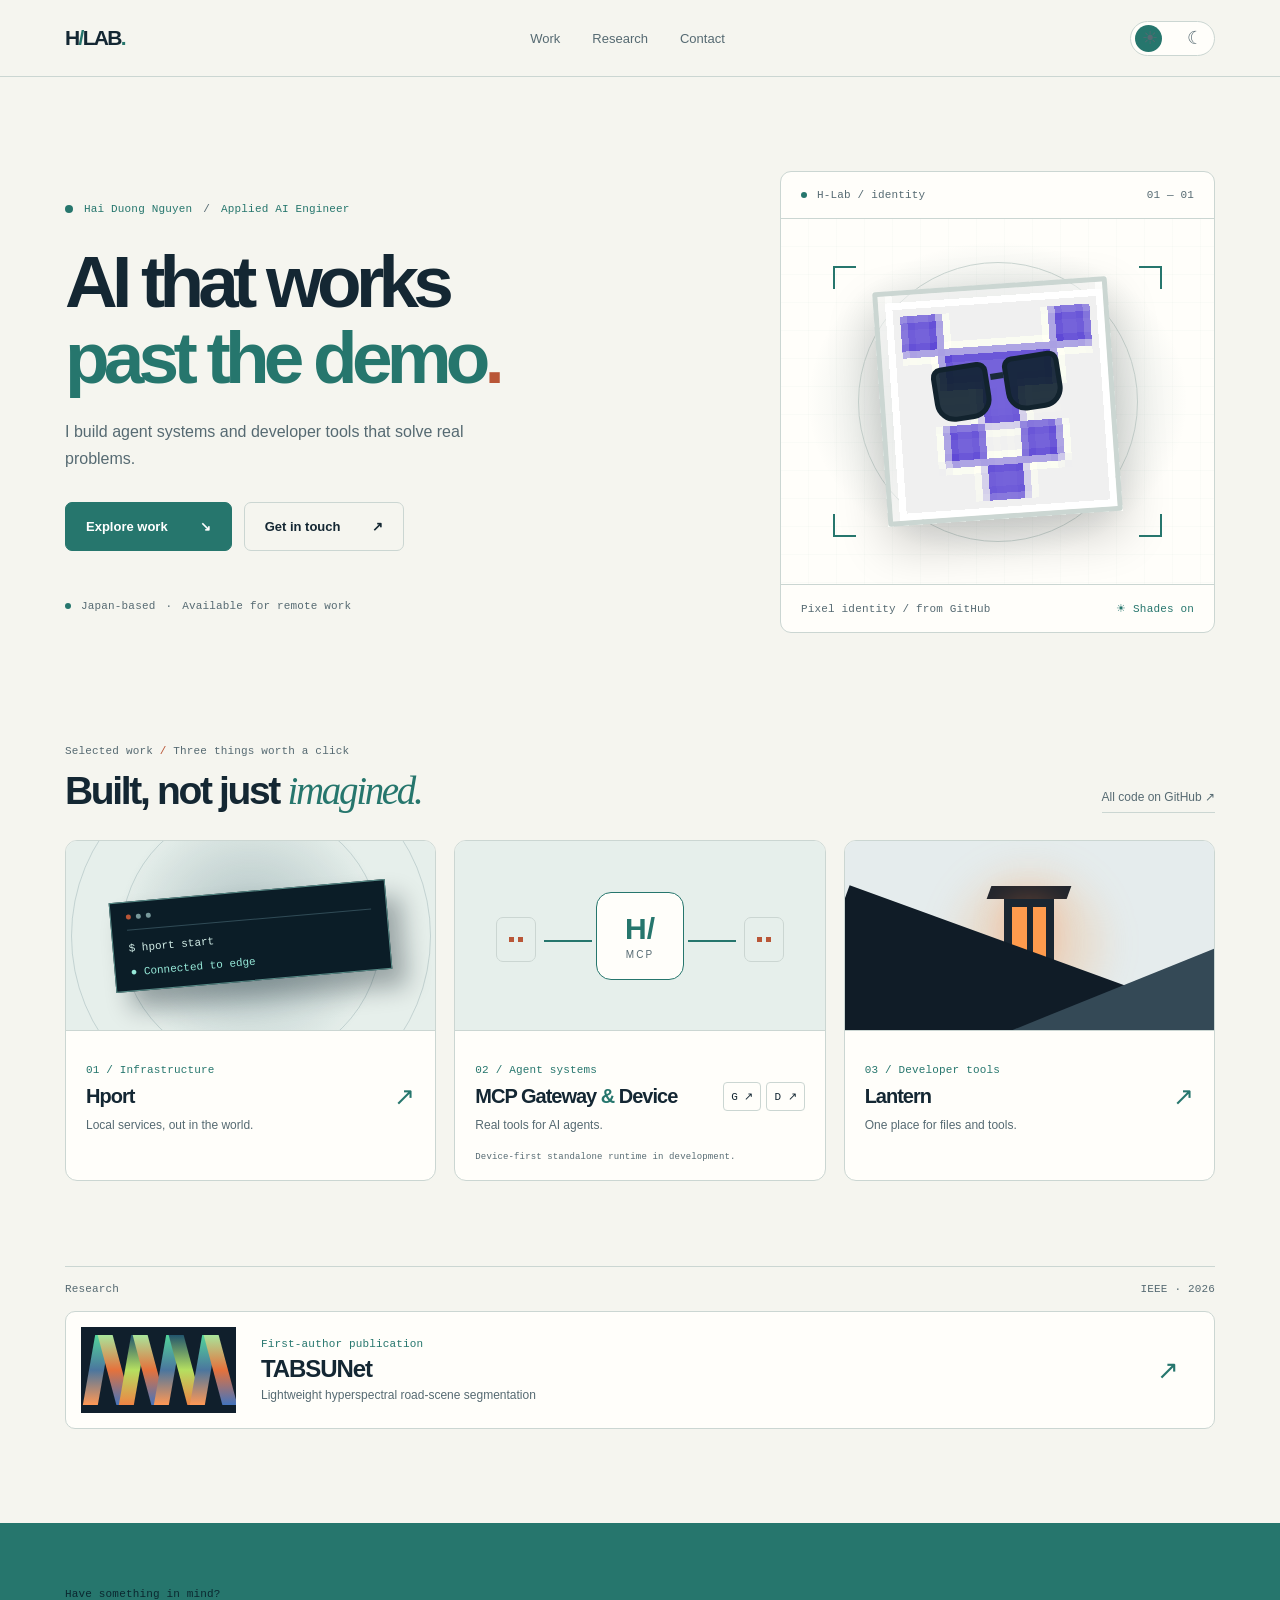
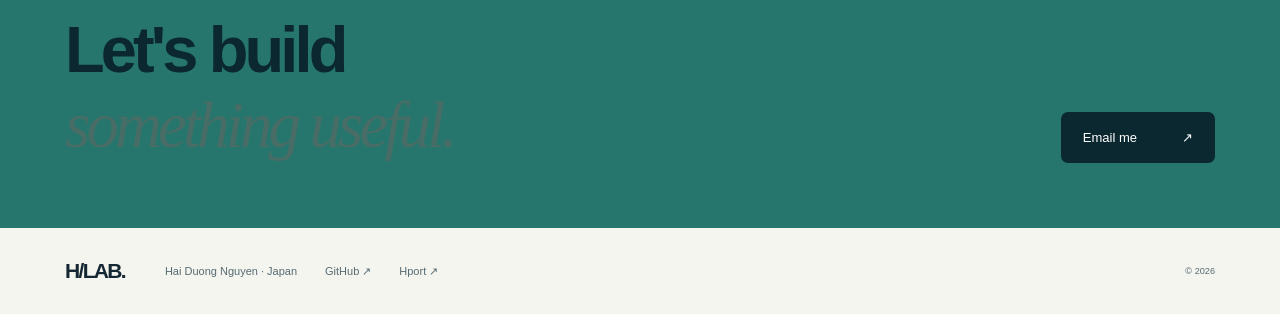
<file: index.html>
<!doctype html>
<html lang="en" data-theme="dark">
<head>
  <meta charset="utf-8">
  <meta name="viewport" content="width=device-width,initial-scale=1">
  <meta name="theme-color" content="#0c1820">
  <meta name="description" content="Hai Duong Nguyen — applied AI engineer in Japan. Building practical agent systems, developer tools and automation.">
  <meta name="author" content="Hai Duong Nguyen">
  <meta property="og:type" content="website">
  <meta property="og:url" content="https://hcu-lab.me/">
  <meta property="og:title" content="H-Lab — AI that works past the demo">
  <meta property="og:description" content="Hai Duong Nguyen. Practical AI systems, developer tools and applied research.">
  <meta property="og:image" content="https://hcu-lab.me/og.svg">
  <meta name="twitter:card" content="summary_large_image">
  <meta name="h-lab-release" content="h-lab-concise-20261029">
  <title>H-Lab · Hai Duong Nguyen — Applied AI Engineer</title>
  <link rel="icon" href="./favicon.svg" type="image/svg+xml">
  <link rel="stylesheet" href="./styles.css">
  <script src="./script.js" defer></script>
</head>
<body>
  <a class="skip" href="#main">Skip to content</a>
  <header class="header">
    <div class="shell header-inner">
      <a class="logo" href="#top" aria-label="H-Lab home">H<span class="logo-slash">/</span>LAB<span class="logo-dot">.</span></a>
      <nav class="nav" aria-label="Primary navigation">
        <a href="#work">Work</a>
        <a href="#paper">Research</a>
        <a href="#contact">Contact</a>
      </nav>
      <button class="theme-switch" type="button" aria-label="Switch to light mode" aria-pressed="false" title="Switch appearance">
        <span class="theme-symbol theme-sun" aria-hidden="true">☀</span>
        <span class="theme-symbol theme-moon" aria-hidden="true">☾</span>
        <span class="theme-knob" aria-hidden="true"></span>
      </button>
    </div>
  </header>

  <main id="main">
    <section class="hero shell" id="top">
      <div class="hero-copy">
        <p class="eyebrow"><span class="tiny-status" aria-hidden="true"></span> Hai Duong Nguyen <span class="divider-dot" aria-hidden="true">/</span> Applied AI Engineer</p>
        <h1>AI that works<br><span class="hero-accent">past the demo<span class="period">.</span></span></h1>
        <p class="hero-intro">I build agent systems and developer tools that solve real problems.</p>
        <div class="actions">
          <a class="btn primary" href="#work">Explore work <span aria-hidden="true">↘</span></a>
          <a class="btn secondary" href="mailto:haiduong8592@gmail.com?subject=H-Lab%20project%20inquiry">Get in touch <span aria-hidden="true">↗</span></a>
        </div>
        <div class="location"><span class="location-pip" aria-hidden="true"></span> Japan-based <span aria-hidden="true">·</span> Available for remote work</div>
      </div>

      <div class="avatar-scene" aria-label="Illustrated identity card">
        <div class="avatar-top"><span class="avatar-signal"><i aria-hidden="true"></i> H-Lab / identity</span><span>01 — 01</span></div>
        <div class="avatar-stage">
          <div class="avatar-halo" aria-hidden="true"></div>
          <div class="avatar-tile">
            <img src="./avatar-pixel.png" width="512" height="512" alt="Pixelated graphic based on Hai Duong Nguyen's public GitHub avatar" fetchpriority="high">
            <div class="avatar-glasses" aria-hidden="true"><i></i><i></i></div>
          </div>
          <span class="pixel-corner corner-one" aria-hidden="true"></span>
          <span class="pixel-corner corner-two" aria-hidden="true"></span>
          <span class="pixel-corner corner-three" aria-hidden="true"></span>
          <span class="pixel-corner corner-four" aria-hidden="true"></span>
        </div>
        <div class="avatar-bottom"><span>Pixel identity / from GitHub</span><span class="daylight-label"><span class="off-duty">☀ Shades on</span><span class="night-shift">☾ Night shift</span></span></div>
      </div>
    </section>

    <section class="work-section shell" id="work" aria-labelledby="work-title">
      <div class="section-header">
        <div><p class="section-kicker">Selected work <span aria-hidden="true">/</span> Three things worth a click</p><h2 id="work-title">Built, not just <em>imagined.</em></h2></div>
        <a class="subtle-link all-github" href="https://github.com/Hiroshimeow?tab=repositories" target="_blank" rel="noopener noreferrer">All code on GitHub <span aria-hidden="true">↗</span></a>
      </div>
      <div class="work-grid">
        <article class="work-card">
          <a class="card-action" href="https://github.com/Hiroshimeow/hport" target="_blank" rel="noopener noreferrer" aria-label="Hport source on GitHub">
            <span class="card-art art-hport" aria-hidden="true">
              <span class="terminal"><span class="terminal-head"><i></i><i></i><i></i></span><span class="terminal-command">$ hport start</span><span class="terminal-ready">● Connected to edge</span></span>
              <span class="line-orbit line-orbit-a"></span><span class="line-orbit line-orbit-b"></span>
            </span>
            <span class="card-bottom"><span><span class="card-kind">01 / Infrastructure</span><strong>Hport</strong><small>Local services, out in the world.</small></span><span class="card-arrow" aria-hidden="true">↗</span></span>
          </a>
        </article>
        <article class="work-card">
          <div class="card-art art-mcp" aria-hidden="true"><div class="mcp-core"><span>H/</span><small>MCP</small></div><div class="mcp-node node-left"><b></b><b></b></div><div class="mcp-node node-right"><b></b><b></b></div><div class="mcp-ray ray-left"></div><div class="mcp-ray ray-right"></div></div>
          <div class="card-bottom"><div><span class="card-kind">02 / Agent systems</span><h3>MCP Gateway <span class="amp">&amp;</span> Device</h3><small>Real tools for AI agents.</small></div><div class="card-sources"><a href="https://github.com/Hiroshimeow/agent-mcp-gateway" target="_blank" rel="noopener noreferrer" aria-label="MCP Gateway repository" title="Gateway source">G ↗</a><a href="https://github.com/Hiroshimeow/agent-mcp-device" target="_blank" rel="noopener noreferrer" aria-label="MCP Device repository" title="Device source">D ↗</a></div></div>
          <p class="roadmap-note">Device-first standalone runtime in development.</p>
        </article>
        <article class="work-card">
          <a class="card-action" href="https://github.com/Hiroshimeow/lantern" target="_blank" rel="noopener noreferrer" aria-label="Lantern source on GitHub">
            <span class="card-art art-lantern" aria-hidden="true"><span class="lantern-glow"></span><span class="lantern-top"></span><span class="lantern-body"><i></i></span><span class="lantern-foot"></span><span class="mountain mountain-a"></span><span class="mountain mountain-b"></span></span>
            <span class="card-bottom"><span><span class="card-kind">03 / Developer tools</span><strong>Lantern</strong><small>One place for files and tools.</small></span><span class="card-arrow" aria-hidden="true">↗</span></span>
          </a>
        </article>
      </div>
    </section>

    <section id="paper" class="paper-section shell" aria-labelledby="paper-title">
      <div class="paper-overline"><span>Research</span><span>IEEE · 2026</span></div>
      <a class="paper-link" href="https://doi.org/10.1109/IEVC69170.2026.11508619" target="_blank" rel="noopener noreferrer" aria-label="Read the TABSUNet IEEE research paper">
        <span class="spectral" aria-hidden="true"><i></i><i></i><i></i><i></i><i></i><i></i><i></i><i></i></span>
        <span class="paper-copy"><span class="paper-label">First-author publication</span><strong id="paper-title">TABSUNet</strong><span>Lightweight hyperspectral road-scene segmentation</span></span>
        <span class="paper-go" aria-hidden="true">↗</span>
      </a>
    </section>

    <section class="contact-section" id="contact" aria-labelledby="contact-title">
      <div class="shell contact-layout"><div><p class="contact-kicker">Have something in mind?</p><h2 id="contact-title">Let's build<br><em>something useful.</em></h2></div><a class="contact-email" href="mailto:haiduong8592@gmail.com?subject=H-Lab%20project%20inquiry">Email me <span aria-hidden="true">↗</span></a></div>
    </section>
  </main>
  <footer class="footer"><div class="shell footer-layout"><a class="footer-mark" href="#top">H/LAB.</a><span>Hai Duong Nguyen · Japan</span><a href="https://github.com/Hiroshimeow" target="_blank" rel="noopener noreferrer">GitHub ↗</a><a href="./hport/">Hport ↗</a><small>© <span id="year">2026</span></small></div></footer>
</body>
</html>
</file>
<file: styles.css>
:root{color-scheme:dark;--bg:#0c1820;--panel:#13232e;--art:#172d39;--text:#eff5f2;--muted:#9caeb4;--rule:#304450;--mint:#96e9d9;--accent:#ff986d;--button:#10212b;--page:1150px}html[data-theme="light"]{color-scheme:light;--bg:#f5f5ef;--panel:#fffefa;--art:#e6efeb;--text:#142733;--muted:#566a72;--rule:#cbd6d2;--mint:#26766d;--accent:#b95637;--button:#f0f6f2}*{box-sizing:border-box}html{scroll-behavior:smooth}body{margin:0;background:var(--bg);color:var(--text);font-family:Inter,"Segoe UI",Arial,sans-serif;transition:background .25s,color .25s}a{color:inherit;text-decoration:none}button{font:inherit}.shell{width:min(var(--page),calc(100% - 80px));margin:auto}*:focus-visible{outline:2px solid var(--accent);outline-offset:4px}.skip{position:absolute;top:-100px;left:12px;background:var(--mint);color:var(--bg);padding:12px;z-index:100}.skip:focus{top:12px}.header{border-bottom:1px solid var(--rule);position:sticky;top:0;background:var(--bg);z-index:10}.header-inner{height:76px;display:flex;align-items:center;justify-content:space-between;gap:28px}.logo,.footer-mark{font-weight:800;font-size:21px;letter-spacing:-.08em}.logo-slash,.logo-dot{color:var(--mint)}.nav{display:flex;gap:32px;font-size:13px;color:var(--muted)}.nav a:hover,.footer a:hover{color:var(--mint)}.theme-switch{position:relative;display:flex;width:85px;height:35px;justify-content:space-between;align-items:center;padding:0 11px;cursor:pointer;border:1px solid var(--rule);border-radius:20px;background:var(--panel);color:var(--muted)}.theme-symbol{font-size:18px;z-index:1}.theme-knob{position:absolute;width:27px;height:27px;right:3px;top:3px;background:var(--mint);border-radius:50%;transition:transform .24s}.theme-switch[aria-pressed=true] .theme-knob{transform:translateX(-49px)}.hero{padding:94px 0 100px;display:grid;grid-template-columns:1.15fr .85fr;gap:11%;align-items:center}.eyebrow,.section-kicker,.card-kind,.paper-overline,.paper-label,.avatar-top,.avatar-bottom,.location,.roadmap-note,.contact-kicker{font-family:Consolas,"Courier New",monospace;font-size:11px;letter-spacing:.015em}.eyebrow{color:var(--mint);display:flex;align-items:center;gap:11px;flex-wrap:wrap}.tiny-status,.location-pip{width:8px;height:8px;border-radius:50%;background:var(--mint);display:inline-block}.divider-dot{color:var(--muted)}h1{font-size:clamp(52px,5.7vw,84px);letter-spacing:-.079em;line-height:1.04;font-weight:720;margin:29px 0 22px}.hero-accent{color:var(--mint)}.period{color:var(--accent)}.hero-intro{color:var(--muted);font-size:16px;line-height:1.7;max-width:410px;margin-bottom:30px}.actions{display:flex;gap:12px}.btn{min-width:145px;padding:16px 20px;display:flex;align-items:center;justify-content:space-between;gap:32px;font-size:13px;font-weight:600;border:1px solid var(--rule);border-radius:7px}.btn.primary{background:var(--mint);color:var(--bg);border-color:var(--mint)}html[data-theme=light] .btn.primary{color:#fff}.btn.secondary:hover{border-color:var(--mint)}.location{display:flex;align-items:center;gap:10px;color:var(--muted);margin-top:49px}.location-pip{width:6px;height:6px}.avatar-scene{border:1px solid var(--rule);background:var(--panel);border-radius:11px;overflow:hidden}.avatar-top,.avatar-bottom{display:flex;justify-content:space-between;align-items:center;color:var(--muted);padding:17px 20px}.avatar-top{border-bottom:1px solid var(--rule)}.avatar-signal{display:flex;align-items:center;gap:10px}.avatar-signal i{width:6px;height:6px;border-radius:50%;background:var(--mint)}.avatar-stage{height:365px;display:grid;place-items:center;position:relative;overflow:hidden;background:radial-gradient(ellipse,#2b555a44,transparent 62%),linear-gradient(transparent 95%,#90b7ae0b 95%),linear-gradient(90deg,transparent 95%,#90b7ae0b 95%);background-size:auto,28px 28px,28px 28px}.avatar-halo{width:280px;height:280px;border-radius:50%;border:1px solid var(--rule);position:absolute}.avatar-tile{width:235px;height:235px;position:relative;display:grid;place-items:center;box-shadow:0 20px 50px #0003;transform:rotate(-4deg)}.avatar-tile img{width:100%;height:100%;image-rendering:pixelated;border:5px solid var(--rule);border-radius:3px}.avatar-glasses{display:none;position:absolute;top:32%;left:23%;width:55%;height:24%;transform:rotate(-5deg)}.avatar-glasses:before{content:"";position:absolute;top:25%;left:46%;width:10%;height:10%;background:#1a2b39}.avatar-glasses i{position:absolute;top:0;width:44%;height:100%;background:#102230e6;border:5px solid #12232e;border-radius:10px 10px 20px 20px}.avatar-glasses i:last-child{right:0}html[data-theme=light] .avatar-glasses{display:block}.pixel-corner{position:absolute;width:23px;height:23px;border-color:var(--mint);border-style:solid}.corner-one{left:12%;top:13%;border-width:2px 0 0 2px}.corner-two{right:12%;top:13%;border-width:2px 2px 0 0}.corner-three{left:12%;bottom:13%;border-width:0 0 2px 2px}.corner-four{right:12%;bottom:13%;border-width:0 2px 2px 0}.avatar-bottom{border-top:1px solid var(--rule)}.daylight-label{color:var(--mint)}.off-duty{display:none}html[data-theme=light] .off-duty{display:inline}html[data-theme=light] .night-shift{display:none}.section-header{display:flex;justify-content:space-between;align-items:end;gap:20px;margin-bottom:27px}.section-kicker{color:var(--muted);margin:0 0 11px}.section-kicker span{color:var(--accent)}h2{font-size:clamp(27px,3.1vw,39px);margin:0;letter-spacing:-.06em}h2 em{font-family:Georgia,serif;font-weight:400;color:var(--mint)}.subtle-link{font-size:12px;color:var(--muted);border-bottom:1px solid var(--rule);padding-bottom:8px}.work-section{padding:12px 0 85px}.work-grid{display:grid;grid-template-columns:repeat(3,minmax(0,1fr));gap:18px}.work-card{border:1px solid var(--rule);background:var(--panel);border-radius:12px;overflow:hidden;min-width:0;position:relative}.card-action{display:block;height:100%}.card-art{height:190px;display:block;position:relative;background:var(--art);overflow:hidden;border-bottom:1px solid var(--rule)}.card-bottom{display:flex;align-items:center;justify-content:space-between;gap:12px;padding:19px 20px 23px;min-height:135px}.card-bottom strong,.card-bottom h3{display:block;font-size:20px;line-height:1.12;letter-spacing:-.05em;font-weight:700;margin:8px 0 8px}.card-kind{color:var(--mint)}.card-bottom small{display:block;font-size:12px;color:var(--muted);line-height:1.5}.card-arrow{font-size:25px;color:var(--mint)}.card-sources{display:flex;gap:5px;align-self:center}.card-sources a{font-family:Consolas,monospace;padding:7px;border:1px solid var(--rule);font-size:11px;border-radius:4px}.card-sources a:hover{background:var(--mint);color:var(--bg)}.amp{color:var(--mint)}.roadmap-note{color:var(--muted);font-size:9px;margin:-14px 20px 18px}.art-hport{display:grid;place-items:center;background:radial-gradient(circle at center,#39606c55,transparent 65%),var(--art)}.terminal{position:relative;z-index:1;display:flex;flex-direction:column;gap:12px;width:75%;background:#0b1d27;color:#d3eee8;border:1px solid #588b87;padding:12px 15px;transform:rotate(-5deg);box-shadow:14px 18px 25px #07151e55;font-family:Consolas,monospace;font-size:11px}.terminal-head{display:flex;gap:5px;border-bottom:1px solid #304b56;padding-bottom:10px}.terminal-head i{width:5px;height:5px;border-radius:50%;background:#78999b}.terminal-head i:first-child{background:var(--accent)}.terminal-ready{color:#96e9d9}.line-orbit{position:absolute;width:260px;height:260px;border:1px solid #577d8340;border-radius:50%}.line-orbit-b{width:360px;height:360px}.art-mcp{display:grid;place-items:center}.mcp-core{width:88px;height:88px;border:1px solid var(--mint);border-radius:15px;display:flex;align-items:center;justify-content:center;flex-direction:column;gap:3px;background:var(--panel);z-index:2}.mcp-core>span{font-size:30px;font-weight:800;color:var(--mint)}.mcp-core small{font-size:10px;color:var(--muted);letter-spacing:.2em}.mcp-node{position:absolute;width:40px;height:45px;border:1px solid var(--rule);top:76px;border-radius:7px;display:flex;justify-content:center;align-items:center;gap:4px}.node-left{left:11%}.node-right{right:11%}.mcp-node b{width:5px;height:5px;background:var(--accent)}.mcp-ray{height:2px;width:13%;background:var(--mint);position:absolute;top:99px}.ray-left{left:24%}.ray-right{right:24%}.art-lantern{background:linear-gradient(#263d4c,#1b2f3b)}.lantern-glow{position:absolute;width:145px;height:145px;border-radius:50%;background:#f39d4d33;left:calc(50% - 72px);top:30px;filter:blur(18px)}.lantern-top{position:absolute;width:80px;height:13px;background:#20252d;left:calc(50% - 40px);top:45px;transform:skew(-20deg)}.lantern-body{position:absolute;width:50px;height:70px;left:calc(50% - 25px);top:58px;border:8px solid #1a2631;background:#ff9b4d;box-shadow:0 0 30px #ff884655}.lantern-body i{position:absolute;left:44%;height:100%;width:6px;background:#1a2631}.lantern-foot{position:absolute;left:calc(50% - 40px);top:129px;background:#1a2631;width:80px;height:12px}.mountain{position:absolute;bottom:-80px;width:350px;height:170px;transform:rotate(20deg);background:#101c27;left:-35px}.mountain-b{background:#344956;transform:rotate(-22deg);left:170px;bottom:-105px}html[data-theme=light] .art-lantern{background:#e5eced}.paper-section{padding-bottom:94px}.paper-overline{display:flex;justify-content:space-between;color:var(--muted);padding:16px 0;border-top:1px solid var(--rule)}.paper-link{display:flex;align-items:center;gap:25px;padding:15px;border:1px solid var(--rule);background:var(--panel);border-radius:10px}.spectral{flex:0 0 155px;height:86px;background:#101f2c;overflow:hidden;display:flex;align-items:stretch;gap:3px;padding:8px}.spectral i{flex:1;background:linear-gradient(#52d49b,#4b769e,#ff9855);transform:skew(-10deg)}.spectral i:nth-child(2n){background:linear-gradient(#a9e59b,#e5723c,#4474bd);transform:skew(15deg)}.spectral i:nth-child(3n){background:linear-gradient(#22556d,#b5df60,#ee8344)}.paper-copy{flex:1;display:flex;flex-direction:column;gap:5px}.paper-label{color:var(--mint)}.paper-copy strong{font-size:24px;letter-spacing:-.045em}.paper-copy>span:last-child{font-size:12px;color:var(--muted)}.paper-go{font-size:26px;color:var(--mint);padding-right:20px}.contact-section{background:var(--mint);color:#0b2830;padding:65px 0}.contact-layout{display:flex;align-items:end;justify-content:space-between;gap:30px}.contact-kicker{margin:0 0 12px}.contact-section h2{font-size:clamp(42px,5.2vw,65px)}.contact-section h2 em{color:#476d66}.contact-email{background:#0b2830;color:white;border-radius:7px;padding:18px 22px;display:flex;justify-content:space-between;gap:45px;font-size:13px}.footer{padding:31px 0}.footer-layout{display:flex;align-items:center;gap:28px;color:var(--muted);font-size:11px}.footer-mark{color:var(--text);margin-right:12px}.footer-layout small{margin-left:auto}@media(max-width:900px){.shell{width:calc(100% - 50px)}.hero{gap:5%;padding:65px 0}.hero h1{font-size:clamp(48px,6vw,66px)}.avatar-stage{height:290px}.avatar-tile{width:190px;height:190px}.work-grid{gap:11px}.card-bottom{padding:16px}.card-bottom strong,.card-bottom h3{font-size:18px}}@media(max-width:680px){.shell{width:calc(100% - 36px)}.header-inner{height:66px}.nav{gap:14px;font-size:12px}.logo{font-size:18px}.theme-switch{width:67px;flex-shrink:0}.theme-switch[aria-pressed=true] .theme-knob{transform:translateX(-31px)}.hero{grid-template-columns:1fr;padding:49px 0 75px;gap:35px}.hero h1{font-size:clamp(48px,10vw,68px)}.hero-intro{font-size:14px}.location{margin-top:26px}.avatar-scene{max-width:490px;width:100%}.avatar-stage{height:315px}.work-grid{grid-template-columns:1fr}.card-art{height:180px}.card-bottom{min-height:105px}.work-section{padding-bottom:65px}.section-header{align-items:start}.section-header h2{font-size:28px}.all-github{display:none}.paper-section{padding-bottom:65px}.spectral{flex-basis:83px;height:72px}.paper-link{gap:13px;padding:10px}.paper-copy strong{font-size:19px}.paper-copy>span:last-child{font-size:11px}.paper-go{padding-right:5px}.contact-layout{display:block}.contact-email{display:inline-flex;margin-top:25px}.footer-layout{flex-wrap:wrap;gap:16px}.footer-layout span{flex:1}.footer-layout small{margin-left:0}}@media(max-width:380px){.nav{gap:9px;font-size:11px}.hero h1{font-size:42px}.eyebrow{font-size:10px}.btn{min-width:0;gap:14px;padding:13px}.location{font-size:9px}}@media(prefers-reduced-motion:reduce){html{scroll-behavior:auto}*,*:before,*:after{transition:none!important;animation:none!important}}
</file>
